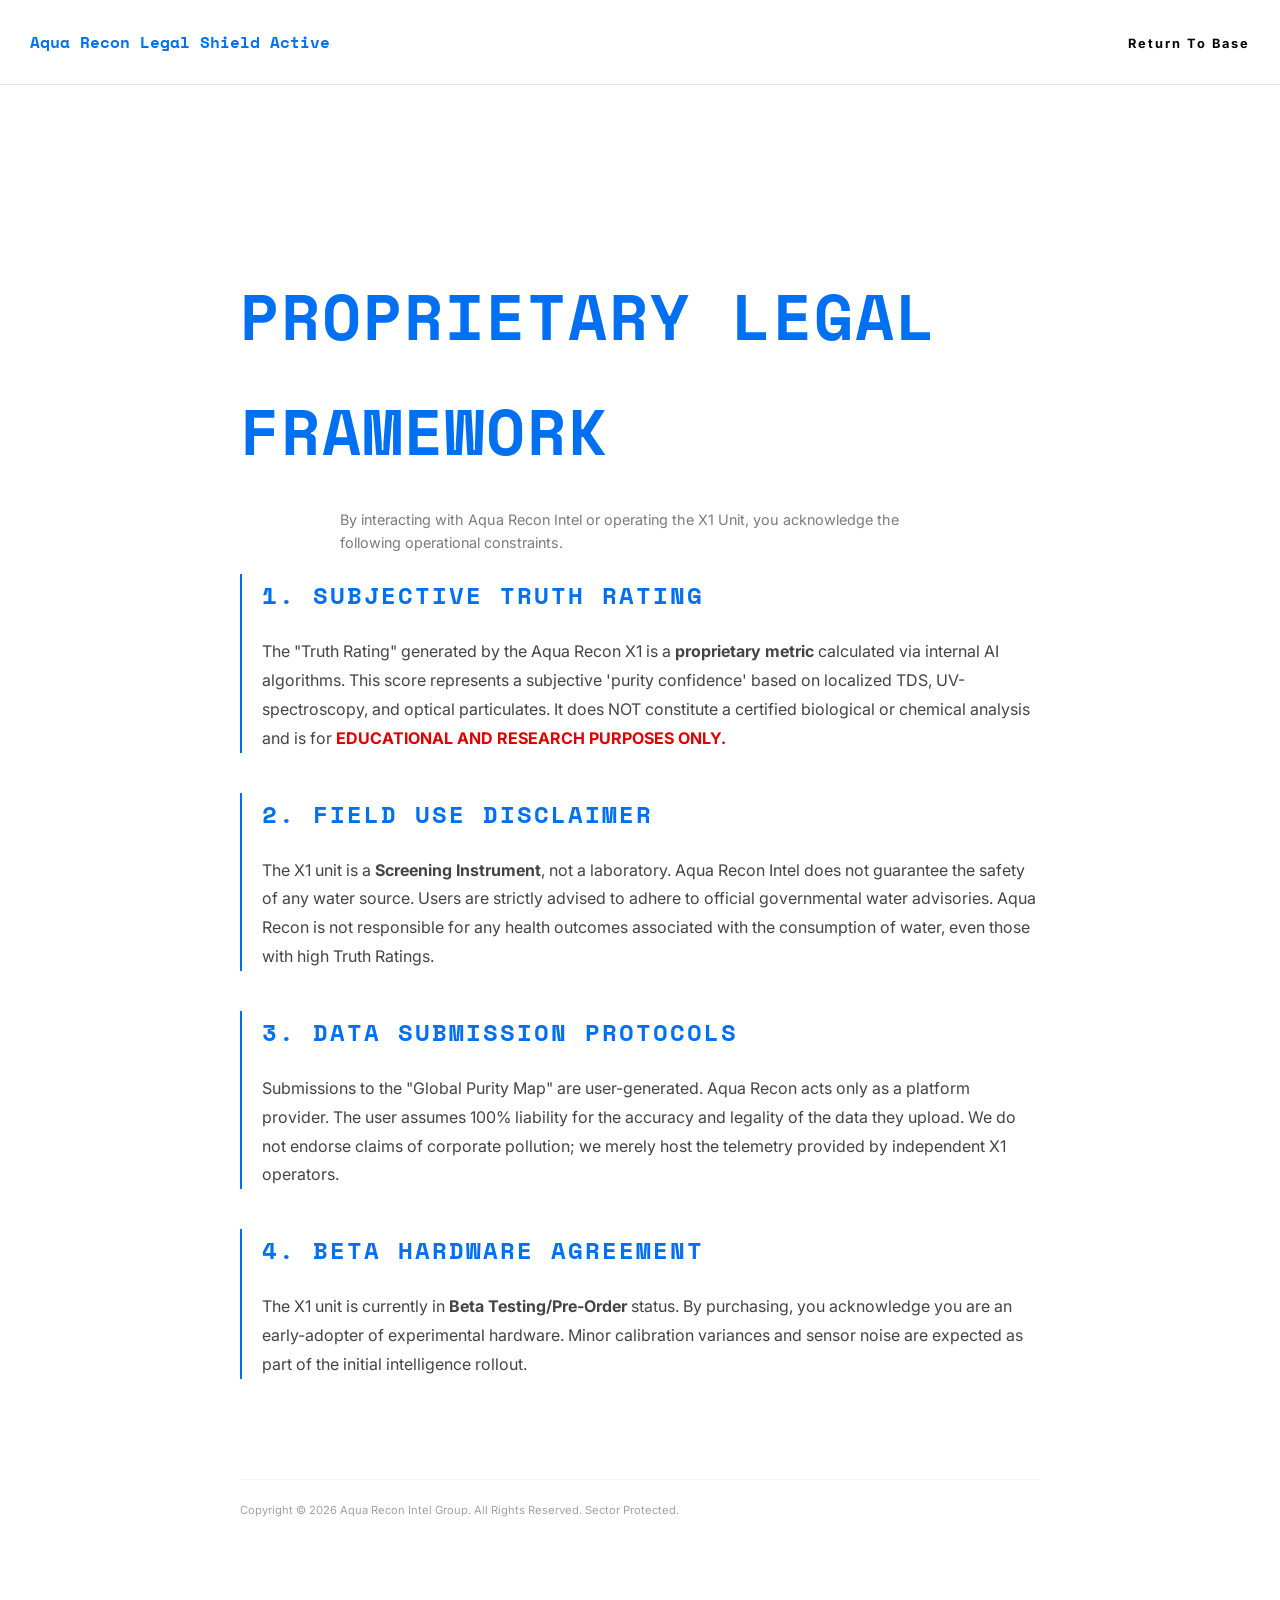
<file: legal.html>
<!DOCTYPE html>
<html lang="en">
<head>
    <meta charset="UTF-8">
    <meta name="viewport" content="width=device-width, initial-scale=1.0">
    <title>LEGAL_DEFENSE // AQUA_RECON_PROTOCOLS</title>
    <link href="https://fonts.googleapis.com/css2?family=Space+Mono&family=Inter:wght@300;400;700&display=swap" rel="stylesheet">
    <link rel="stylesheet" href="style.css">
    <style>
        .legal-content { max-width: 800px; margin: 100px auto; padding: 30px; line-height: 1.8; color: #444; }
        h1, h2 { font-family: 'Space Mono', monospace; color: var(--lab-blue); text-transform: uppercase; letter-spacing: 2px; }
        .clause { margin-bottom: 40px; border-left: 2px solid var(--lab-blue); padding-left: 20px; }
        .red-alert { color: #d00; font-weight: bold; text-transform: uppercase; }
    </style>
</head>
<body class="clinical-tactical">
    <header>
        <div class="logo"><a href="index.html" style="text-decoration: none; color: inherit;">Aqua Recon</a> <span class="blink">Legal Shield Active</span></div>
        <nav>
            <a href="index.html">Return To Base</a>
        </nav>
    </header>

    <main class="legal-content">
        <h1>Proprietary Legal Framework</h1>
        <p class="manifesto">By interacting with Aqua Recon Intel or operating the X1 Unit, you acknowledge the following operational constraints.</p>

        <section class="clause">
            <h2>1. Subjective Truth Rating</h2>
            <p>The "Truth Rating" generated by the Aqua Recon X1 is a <strong>proprietary metric</strong> calculated via internal AI algorithms. This score represents a subjective 'purity confidence' based on localized TDS, UV-spectroscopy, and optical particulates. It does NOT constitute a certified biological or chemical analysis and is for <span class="red-alert">Educational and Research Purposes Only.</span></p>
        </section>

        <section class="clause">
            <h2>2. Field Use Disclaimer</h2>
            <p>The X1 unit is a <strong>Screening Instrument</strong>, not a laboratory. Aqua Recon Intel does not guarantee the safety of any water source. Users are strictly advised to adhere to official governmental water advisories. Aqua Recon is not responsible for any health outcomes associated with the consumption of water, even those with high Truth Ratings.</p>
        </section>

        <section class="clause">
            <h2>3. Data Submission Protocols</h2>
            <p>Submissions to the "Global Purity Map" are user-generated. Aqua Recon acts only as a platform provider. The user assumes 100% liability for the accuracy and legality of the data they upload. We do not endorse claims of corporate pollution; we merely host the telemetry provided by independent X1 operators.</p>
        </section>

        <section class="clause">
            <h2>4. Beta Hardware Agreement</h2>
            <p>The X1 unit is currently in <strong>Beta Testing/Pre-Order</strong> status. By purchasing, you acknowledge you are an early-adopter of experimental hardware. Minor calibration variances and sensor noise are expected as part of the initial intelligence rollout.</p>
        </section>

        <footer style="margin-top: 100px; padding-top: 20px; border-top: 1px solid #eee; font-size: 0.7rem; opacity: 0.5;">
            Copyright © 2026 Aqua Recon Intel Group. All Rights Reserved. Sector Protected.
        </footer>
    </main>
</body>
</html>
</file>
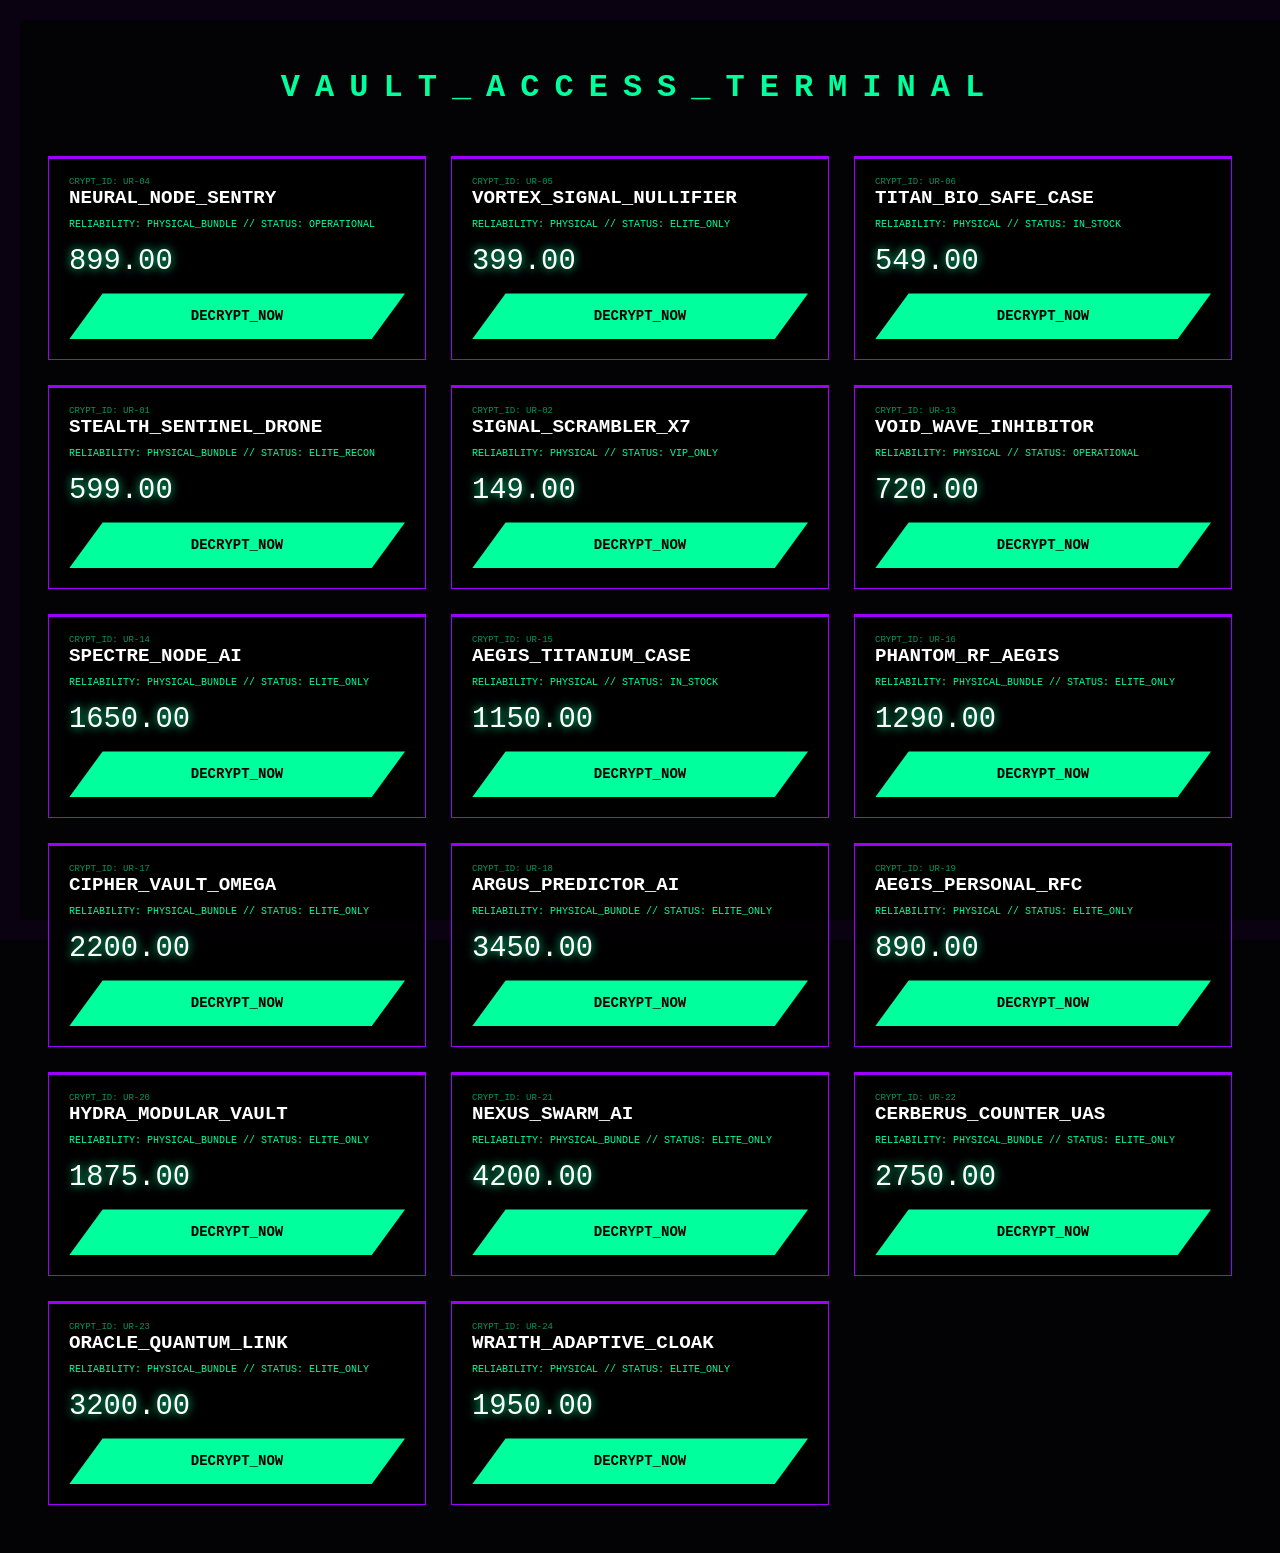
<file: marketplace.html>
<!DOCTYPE html>
<html lang="en">
<head>
    <meta charset="UTF-8">
    <title>SPACE_DUNGEON_VAULT // SECURE_CHECKOUT</title>
    <style>
        :root { --neon-green: #00ff9d; --neon-purple: #9d00ff; --deep-bg: #030305; }
        body { background: var(--deep-bg); color: var(--neon-green); font-family: 'Courier New', monospace; padding: 40px; }
        .grid { display: grid; grid-template-columns: repeat(auto-fill, minmax(280px, 1fr)); gap: 25px; }
        .card { border: 1px solid var(--neon-purple); padding: 20px; background: rgba(0,0,0,0.8); position: relative; overflow: hidden; }
        .card::before { content: ""; position: absolute; top:0; left:0; width:100%; height:2px; background: var(--neon-purple); animation: scan 2s linear infinite; }
        @keyframes scan { 0% { top: 0; } 100% { top: 100%; } }
        .title { font-size: 1.2rem; font-weight: bold; color: #fff; margin-bottom: 10px; }
        .price { font-size: 1.8rem; margin: 15px 0; color: #fff; text-shadow: 0 0 10px var(--neon-green); }
        .buy-btn { background: var(--neon-green); color: #000; padding: 15px; text-decoration: none; display: block; text-align: center; font-weight: bold; font-size: 14px; clip-path: polygon(10% 0, 100% 0, 90% 100%, 0 100%); transition: 0.3s; }
        .buy-btn:hover { background: #fff; box-shadow: 0 0 30px var(--neon-green); }
        .overlay { position: fixed; top: 0; left: 0; width: 100%; height: 100%; pointer-events: none; border: 20px solid rgba(157, 0, 255, 0.05); }
    </style>
</head>
<body>
    <div class="overlay"></div>
    <h1 style="text-align:center; letter-spacing: 15px; margin-bottom: 50px;">VAULT_ACCESS_TERMINAL</h1>
    
    <div id="product-grid" class="grid"></div>

    <script>
        const store_url = "checkout.html"; // Swapping this will update ALL buttons
        
        async function loadStore() {
            const res = await fetch('inventory.json');
            const products = await res.json();
            const grid = document.getElementById('product-grid');
            grid.innerHTML = products.map(p => `
                <div class="card">
                    <div style="font-size:9px; opacity:0.6;">CRYPT_ID: ${p.id}</div>
                    <div class="title">${p.name}</div>
                    <div style="font-size:10px;">RELIABILITY: ${p.yield} // STATUS: ${p.status}</div>
                    <div class="price">${p.price}</div>
                    <a href="${store_url}" class="buy-btn">DECRYPT_NOW</a>
                </div>
            `).join('');
        }
        loadStore();
    </script>
</body>
</html>
</file>
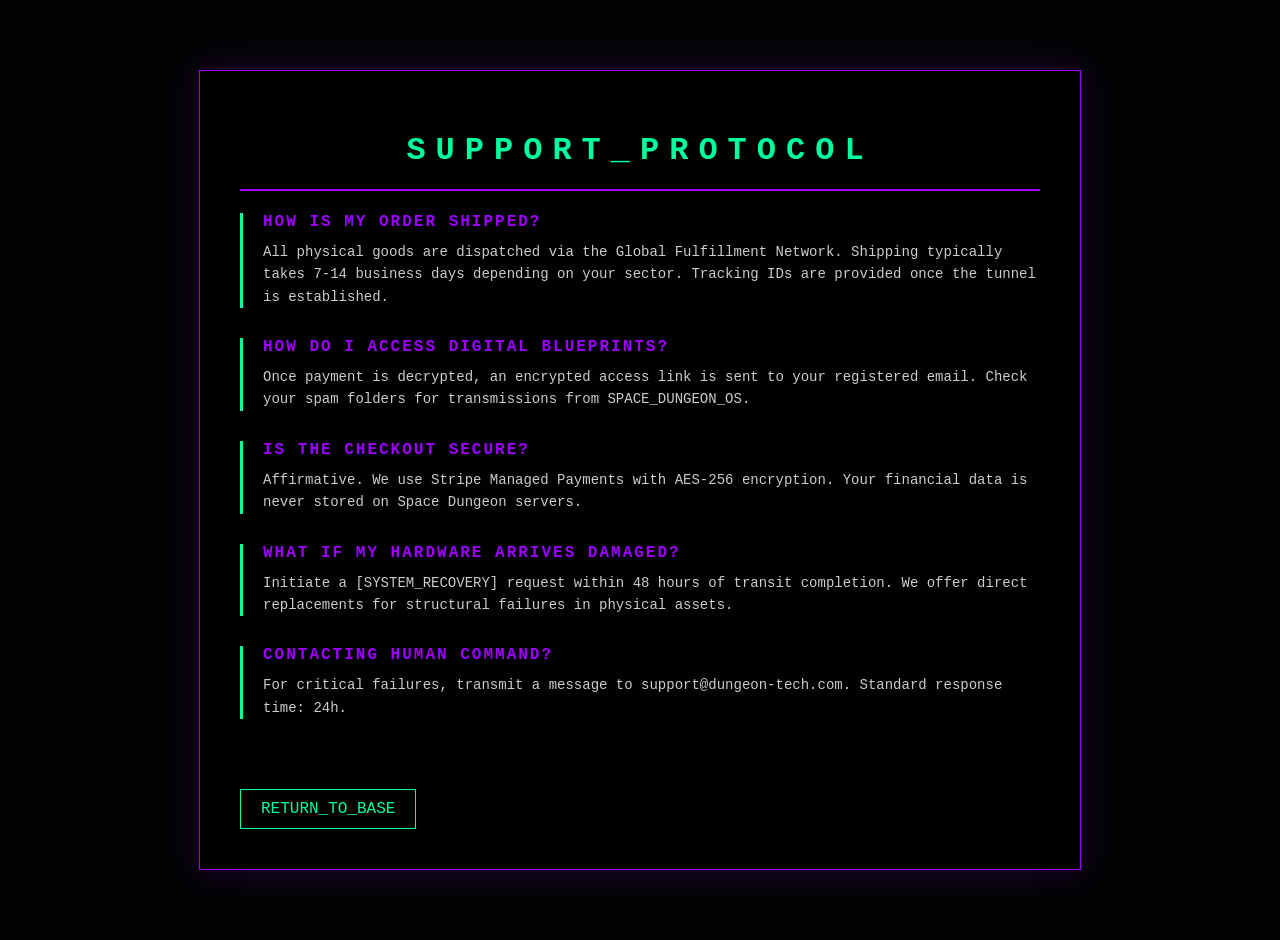
<file: support.html>
<!DOCTYPE html>
<html lang="en">
<head>
    <meta charset="UTF-8">
    <title>SPACE_DUNGEON // FAQ_SUPPORT</title>
    <style>
        :root { --neon-green: #00ff9d; --neon-purple: #9d00ff; --deep-bg: #030305; }
        body { background: var(--deep-bg); color: #fff; font-family: 'Courier New', monospace; margin: 0; padding: 20px; }
        .container { max-width: 800px; margin: 50px auto; border: 1px solid var(--neon-purple); padding: 40px; background: rgba(0,0,0,0.8); box-shadow: 0 0 30px rgba(157,0,255,0.2); }
        h1 { color: var(--neon-green); letter-spacing: 10px; text-align: center; border-bottom: 2px solid var(--neon-purple); padding-bottom: 20px; }
        .faq-item { margin-bottom: 30px; border-left: 3px solid var(--neon-green); padding-left: 20px; }
        .question { font-weight: bold; color: var(--neon-purple); margin-bottom: 10px; text-transform: uppercase; letter-spacing: 2px; }
        .answer { font-size: 14px; opacity: 0.8; line-height: 1.6; }
        .back-btn { display: inline-block; margin-top: 40px; color: var(--neon-green); text-decoration: none; border: 1px solid var(--neon-green); padding: 10px 20px; transition: 0.3s; }
        .back-btn:hover { background: var(--neon-green); color: #000; }
    </style>
</head>
<body>
    <div class="container">
        <h1>SUPPORT_PROTOCOL</h1>
        
        <div class="faq-item">
            <div class="question">How is my order shipped?</div>
            <div class="answer">All physical goods are dispatched via the Global Fulfillment Network. Shipping typically takes 7-14 business days depending on your sector. Tracking IDs are provided once the tunnel is established.</div>
        </div>

        <div class="faq-item">
            <div class="question">How do I access digital blueprints?</div>
            <div class="answer">Once payment is decrypted, an encrypted access link is sent to your registered email. Check your spam folders for transmissions from SPACE_DUNGEON_OS.</div>
        </div>

        <div class="faq-item">
            <div class="question">Is the checkout secure?</div>
            <div class="answer">Affirmative. We use Stripe Managed Payments with AES-256 encryption. Your financial data is never stored on Space Dungeon servers.</div>
        </div>

        <div class="faq-item">
            <div class="question">What if my hardware arrives damaged?</div>
            <div class="answer">Initiate a [SYSTEM_RECOVERY] request within 48 hours of transit completion. We offer direct replacements for structural failures in physical assets.</div>
        </div>

        <div class="faq-item">
            <div class="question">Contacting Human Command?</div>
            <div class="answer">For critical failures, transmit a message to support@dungeon-tech.com. Standard response time: 24h.</div>
        </div>

        <a href="index.html" class="back-btn">RETURN_TO_BASE</a>
    </div>
</body>
</html>
</file>
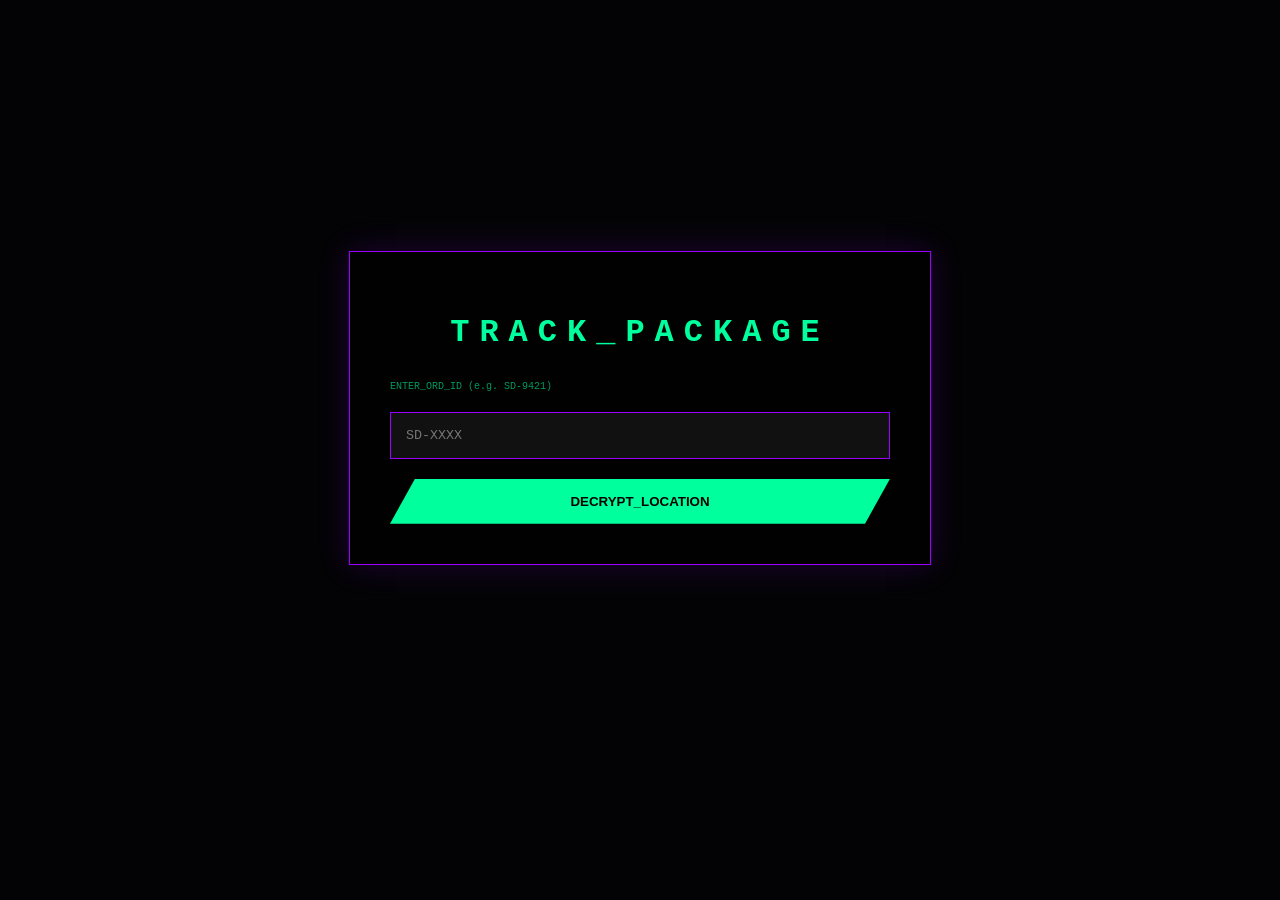
<file: tracking.html>
<!DOCTYPE html>
<html lang="en">
<head>
    <meta charset="UTF-8">
    <title>SPACE_DUNGEON // LOGISTICS_TRACKING</title>
    <style>
        :root { --neon-green: #00ff9d; --neon-purple: #9d00ff; --deep-bg: #030305; }
        body { background: var(--deep-bg); color: var(--neon-green); font-family: 'Courier New', monospace; padding: 40px; display: flex; flex-direction: column; align-items: center; justify-content: center; min-height: 80vh; }
        .tracking-box { border: 1px solid var(--neon-purple); padding: 40px; background: rgba(0,0,0,0.8); width: 100%; max-width: 500px; box-shadow: 0 0 30px rgba(157,0,255,0.2); }
        h1 { letter-spacing: 10px; text-transform: uppercase; margin-bottom: 30px; text-align: center; }
        input { background: #111; border: 1px solid var(--neon-purple); color: #fff; padding: 15px; width: calc(100% - 32px); margin-bottom: 20px; font-family: inherit; }
        button { background: var(--neon-green); color: #000; border: none; padding: 15px; width: 100%; font-weight: bold; cursor: pointer; clip-path: polygon(5% 0, 100% 0, 95% 100%, 0 100%); }
        #result { margin-top: 30px; border-top: 1px solid rgba(157,0,255,0.3); padding-top: 20px; display: none; }
        .status-tag { font-size: 20px; font-weight: bold; color: #fff; text-shadow: 0 0 10px var(--neon-green); }
    </style>
</head>
<body>
    <div class="tracking-box">
        <h1>TRACK_PACKAGE</h1>
        <p style="font-size: 10px; margin-bottom: 20px; opacity: 0.6;">ENTER_ORD_ID (e.g. SD-9421)</p>
        <input type="text" id="order-id" placeholder="SD-XXXX">
        <button onclick="trackOrder()">DECRYPT_LOCATION</button>

        <div id="result">
            <div id="res-status" class="status-tag"></div>
            <div id="res-loc" style="margin: 10px 0;"></div>
            <div id="res-eta" style="font-size: 12px; opacity: 0.7;"></div>
        </div>
    </div>

    <script>
        async function trackOrder() {
            const id = document.getElementById('order-id').value.toUpperCase();
            const resBox = document.getElementById('result');
            
            try {
                const res = await fetch('orders.json');
                const orders = await res.json();
                
                if (orders[id]) {
                    document.getElementById('res-status').innerText = orders[id].status;
                    document.getElementById('res-loc').innerText = "LOCATION: " + orders[id].location;
                    document.getElementById('res-eta').innerText = "EST_ARRIVAL: " + orders[id].eta;
                    resBox.style.display = 'block';
                } else {
                    alert("INVALID_ORDER_ID // NOT_FOUND_IN_VAULT");
                }
            } catch(e) { console.error(e); }
        }
    </script>
</body>
</html>
</file>
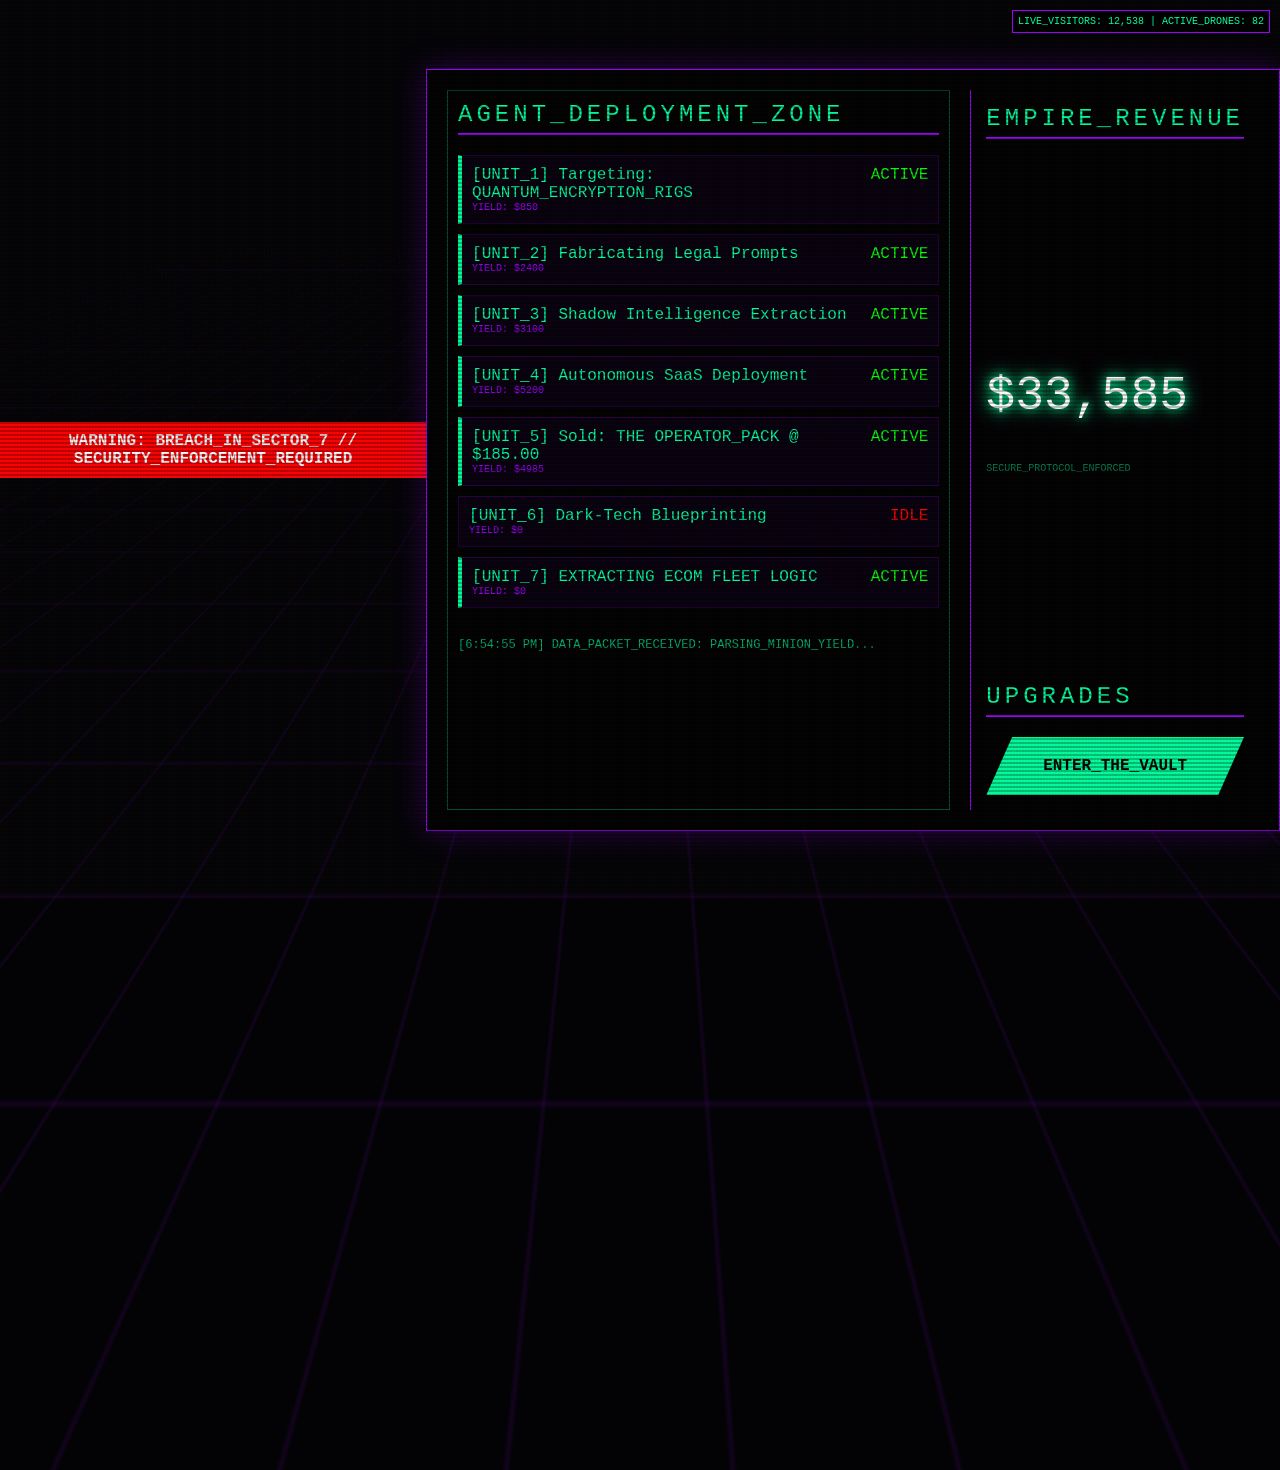
<file: war_room.html>
<!DOCTYPE html>
<html lang="en">
<head>
    <meta charset="UTF-8">
    <meta name="viewport" content="width=device-width, initial-scale=1.0">
    <title>SPACE_DUNGEON_OS // SECURE_LINE</title>
    <style>
        :root {
            --neon-green: #00ff9d;
            --neon-purple: #9d00ff;
            --deep-bg: #030305;
            --grid-line: rgba(157, 0, 255, 0.1);
        }

        body {
            background-color: var(--deep-bg);
            color: var(--neon-green);
            font-family: 'Courier New', Courier, monospace;
            margin: 0;
            overflow: hidden;
            display: flex;
            justify-content: center;
            align-items: center;
            height: 100vh;
        }

        /* Scanline Effect */
        body::after {
            content: " ";
            display: block;
            pointer-events: none;
            position: fixed;
            top: 0; left: 0; bottom: 0; right: 0;
            background: linear-gradient(rgba(18, 16, 16, 0) 50%, rgba(0, 0, 0, 0.25) 50%), linear-gradient(90deg, rgba(255, 0, 0, 0.06), rgba(0, 255, 0, 0.02), rgba(0, 0, 255, 0.06));
            z-index: 1000;
            background-size: 100% 4px, 3px 100%;
        }

        #cyber-grid {
            position: absolute;
            width: 200%; height: 200%;
            background-image: 
                linear-gradient(var(--grid-line) 1px, transparent 1px),
                linear-gradient(90deg, var(--grid-line) 1px, transparent 1px);
            background-size: 50px 50px;
            transform: perspective(500px) rotateX(60deg) translateY(-25%);
            animation: grid-move 20s linear infinite;
        }

        @keyframes grid-move {
            0% { transform: perspective(500px) rotateX(60deg) translateY(0); }
            100% { transform: perspective(500px) rotateX(60deg) translateY(50px); }
        }

        .container {
            position: relative;
            z-index: 10;
            width: 90vw;
            height: 80vh;
            display: grid;
            grid-template-columns: 2fr 1fr;
            gap: 20px;
            padding: 20px;
            border: 1px solid var(--neon-purple);
            box-shadow: 0 0 30px rgba(157, 0, 255, 0.3);
            background: rgba(0, 0, 0, 0.8);
            backdrop-filter: blur(10px);
        }

        .main-display {
            border: 1px solid rgba(0, 255, 157, 0.3);
            position: relative;
            overflow-y: auto;
            padding: 10px;
        }

        .sidebar {
            border-left: 1px solid var(--neon-purple);
            padding: 15px;
            display: flex;
            flex-direction: column;
            gap: 20px;
        }

        .minion-card {
            background: rgba(157, 0, 255, 0.05);
            border: 1px solid rgba(157, 0, 255, 0.2);
            padding: 10px;
            margin-bottom: 10px;
            transition: all 0.3s;
        }

        .minion-card.active {
            border-left: 4px solid var(--neon-green);
        }

        .status-header {
            font-size: 24px;
            text-transform: uppercase;
            letter-spacing: 4px;
            border-bottom: 2px solid var(--neon-purple);
            margin-bottom: 20px;
            padding-bottom: 5px;
        }

        .profit-counter {
            font-size: 48px;
            color: #fff;
            text-shadow: 0 0 10px var(--neon-green), 0 0 20px var(--neon-green);
            margin-top: auto;
        }

        .buy-btn {
            background: var(--neon-green);
            color: #000;
            padding: 20px;
            text-align: center;
            font-weight: bold;
            text-decoration: none;
            clip-path: polygon(10% 0, 100% 0, 90% 100%, 0 100%);
            display: block;
            margin-top: 20px;
            transition: transform 0.2s;
        }

        .buy-btn:hover { transform: scale(1.05); }

        .log-entry { font-size: 12px; margin: 2px 0; color: rgba(0, 255, 157, 0.7); }
    </style>
</head>
<body><div id="alert-banner" style="background:#ff0000; color:white; padding:10px; text-align:center; font-weight:bold; animation: blink 0.5s infinite;">WARNING: BREACH_IN_SECTOR_7 // SECURITY_ENFORCEMENT_REQUIRED</div><style> @keyframes blink { 0% { opacity: 1; } 50% { opacity: 0; } 100% { opacity: 1; } } </style>
    <div id="live-stats" style="position:fixed; top:10px; right:10px; font-size:10px; color:var(--neon-green); background: rgba(0,0,0,0.7); padding:5px; border:1px solid var(--neon-purple); z-index:9999;">
        LIVE_VISITORS: <span id="visitor-count">LOADING...</span> | ACTIVE_DRONES: <span id="drone-count">LOADING...</span>
    </div>
    
    <div id="cyber-grid"></div>
    <div class="container">
        <div class="main-display">
            <div class="status-header">AGENT_DEPLOYMENT_ZONE</div>
            <div id="minion-list">
                <!-- Loaded via JS -->
            </div>
            <div id="system-log" style="margin-top: 30px;">
                <!-- Moving Log -->
            </div>
        </div>
        <div class="sidebar">
            <div class="status-header">EMPIRE_REVENUE</div>
            <div class="profit-counter" id="total-profit">$0.00</div>
            <div style="margin-top:20px; font-size: 10px; opacity: 0.5;">SECURE_PROTOCOL_ENFORCED</div>
            
            <div style="margin-top: auto;">
                <div class="status-header">UPGRADES</div>
                <a href="marketplace.html" class="buy-btn" target="_blank">ENTER_THE_VAULT</a>
            </div>
        </div>
    </div>

    <script>
        
    async function updateStats() {
        try {
            const res = await fetch('live_feed.json');
            const data = await res.json();
            // Add a little randomness to make it look live
            const variation = Math.floor(Math.random() * 5) - 2;
            document.getElementById('visitor-count').innerText = (data.live_visitors + variation).toLocaleString();
            document.getElementById('drone-count').innerText = data.active_drones + (Math.random() > 0.8 ? 1 : 0);
        } catch(e) {}
    }
    setInterval(updateStats, 3000);
    
async function updateDashboard() {
            try {
                const response = await fetch('live_feed.json');
                const data = await response.json();
                
                document.getElementById('total-profit').innerText = '$' + data.total_profit.toLocaleString();
                
                const list = document.getElementById('minion-list');
                list.innerHTML = data.minions.map(m => `
                    <div class="minion-card ${m.status}">
                        <div style="display:flex; justify-content:space-between;">
                            <span>[UNIT_${m.id}] ${m.task}</span>
                            <span style="color: ${m.status === 'active' ? '#0f0' : '#f00'}">${m.status.toUpperCase()}</span>
                        </div>
                        <div style="font-size: 10px; color: #9d00ff;">YIELD: $${m.profit}</div>
                    </div>
                `).join('');

                const log = document.getElementById('system-log');
                const timestamp = new Date().toLocaleTimeString();
                log.innerHTML = `<div class="log-entry">[${timestamp}] DATA_PACKET_RECEIVED: PARSING_MINION_YIELD...</div>` + log.innerHTML;

            } catch (e) { console.error("Data sync error", e); }
        }

        setInterval(updateDashboard, 5000);
        updateDashboard(); updateStats();
    </script>
</body>
</html>
</file>
<file: style.css>
:root {
    --white: #ffffff;
    --lab-blue: #0070f3;
    --silver: #e2e2e2;
    --text: #050505;
    --border: rgba(0,0,0,0.1);
}

body {
    background-color: var(--white);
    color: var(--text);
    font-family: 'Inter', sans-serif;
    margin: 0; padding: 0;
    overflow-x: hidden;
}

header {
    padding: 30px;
    display: flex;
    justify-content: space-between;
    align-items: center;
    border-bottom: 1px solid var(--border);
    backdrop-filter: blur(20px);
    position: sticky; top: 0; z-index: 100;
}

.logo { font-family: 'Space Mono', monospace; font-weight: bold; color: var(--lab-blue); }
nav a { text-decoration: none; color: var(--text); margin-left: 30px; font-size: 0.8rem; font-weight: bold; letter-spacing: 2px; }

.hero-section {
    padding: 100px 30px;
    text-align: center;
    background: linear-gradient(180deg, #f9f9f9 0%, #fff 100%);
}

h1 { font-family: 'Space Mono', monospace; font-size: 4rem; margin-bottom: 20px; letter-spacing: -5px; }
.manifesto { max-width: 600px; margin: 0 auto; line-height: 1.6; opacity: 0.7; font-size: 0.9rem; }

.x1-container {
    display: grid;
    grid-template-columns: 1fr 1fr;
    gap: 50px;
    padding: 80px 30px;
    max-width: 1200px;
    margin: 0 auto;
}

.visual-sector {
    position: relative;
    border: 1px solid var(--border);
    padding: 20px;
    background: #fbfbfb;
}

.visual-sector img { width: 100%; border-radius: 5px; }

.scanner-line {
    position: absolute;
    top: 0; left: 0; right: 0; height: 1px;
    background: var(--lab-blue);
    box-shadow: 0 0 15px var(--lab-blue);
    animation: scan 4s linear infinite;
}

@keyframes scan {
    from { top: 0; }
    to { top: 100%; }
}

.price-tag { font-size: 2.5rem; font-weight: bold; margin: 20px 0; }
.status-tag { display: inline-block; padding: 5px 15px; background: var(--lab-blue); color: #fff; font-size: 0.7rem; font-weight: bold; border-radius: 3px; }

.p-bullets { list-style: none; padding: 0; margin-top: 30px; }
.p-bullets li { margin-bottom: 15px; font-size: 0.85rem; border-bottom: 1px solid #f0f0f0; padding-bottom: 10px; }

.buy-btn {
    display: block;
    width: 100%;
    margin-top: 50px;
    background: var(--text);
    color: #fff;
    text-align: center;
    padding: 20px;
    text-decoration: none;
    font-weight: bold;
    letter-spacing: 3px;
    transition: 0.3s;
}

.buy-btn:hover { background: var(--lab-blue); transform: scale(1.02); }

@media (max-width: 900px) {
    .x1-container { grid-template-columns: 1fr; }
    h1 { font-size: 2.5rem; }
}
</file>
